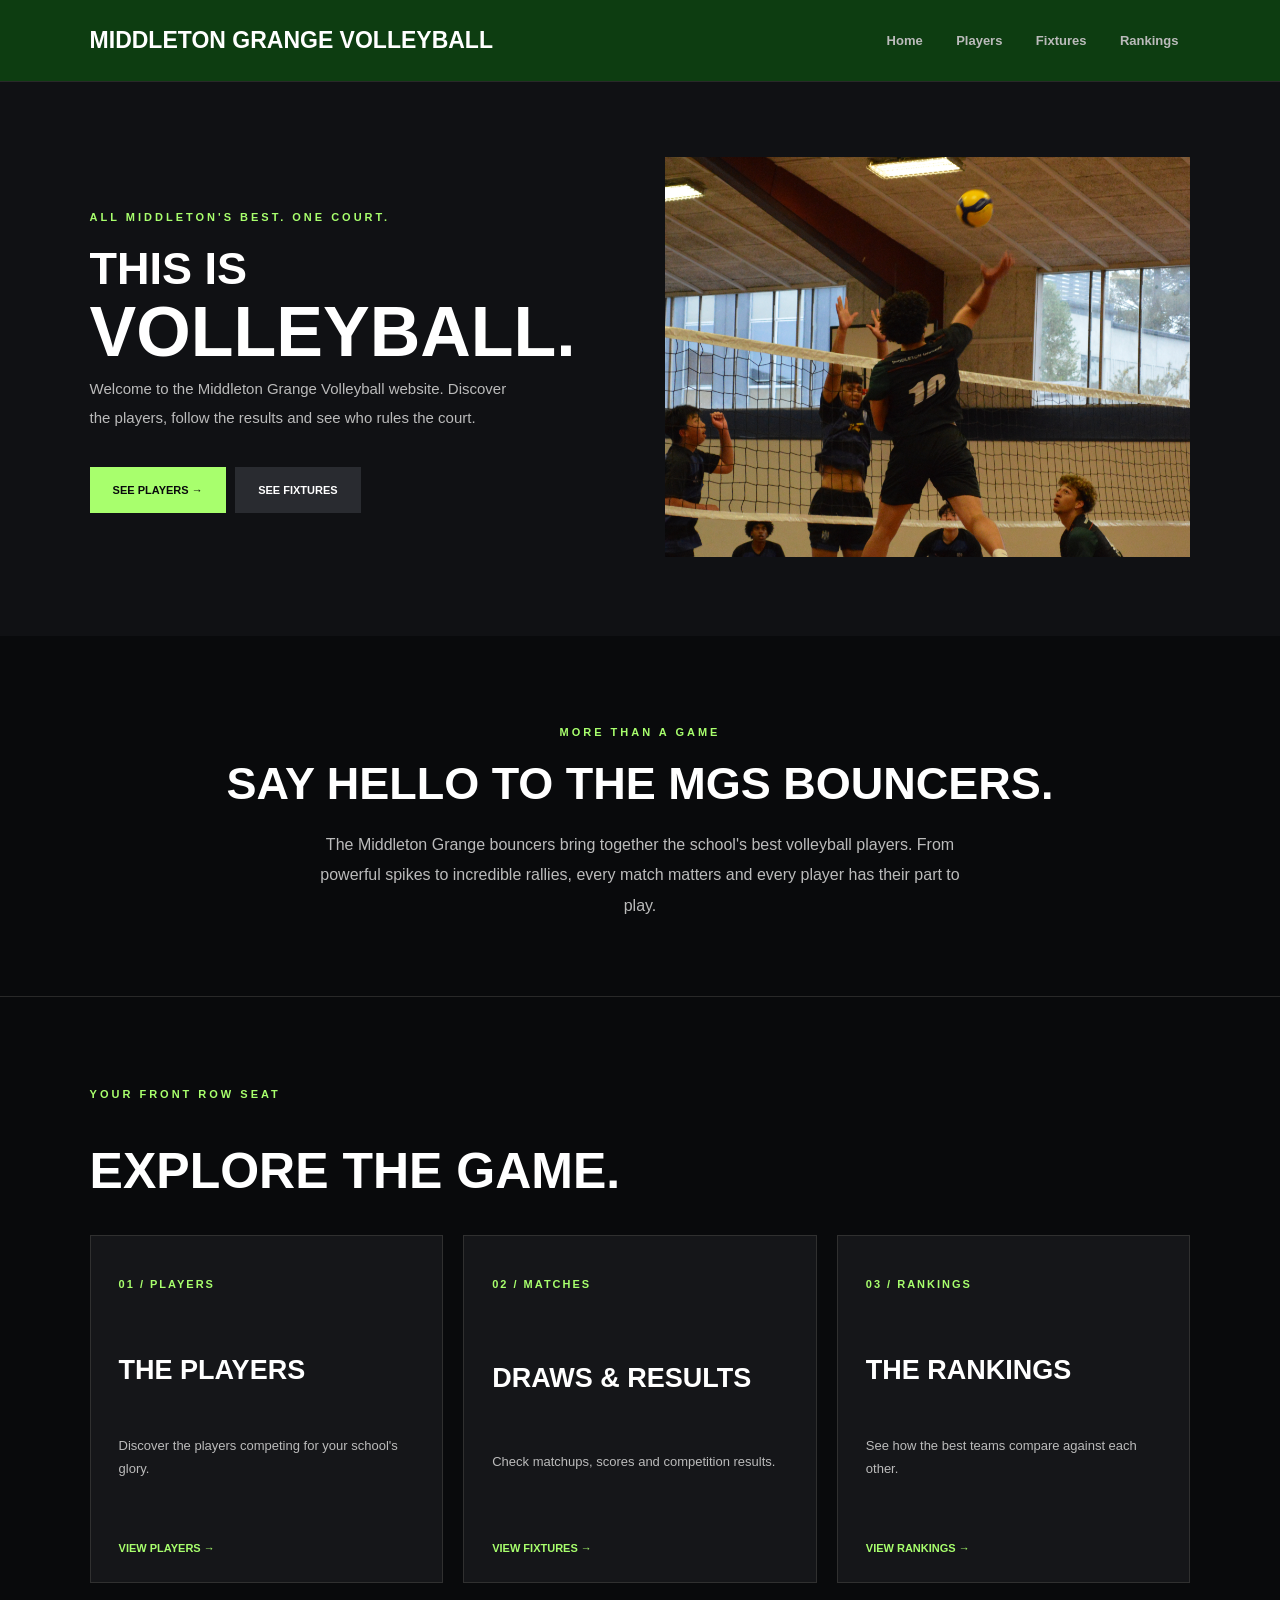
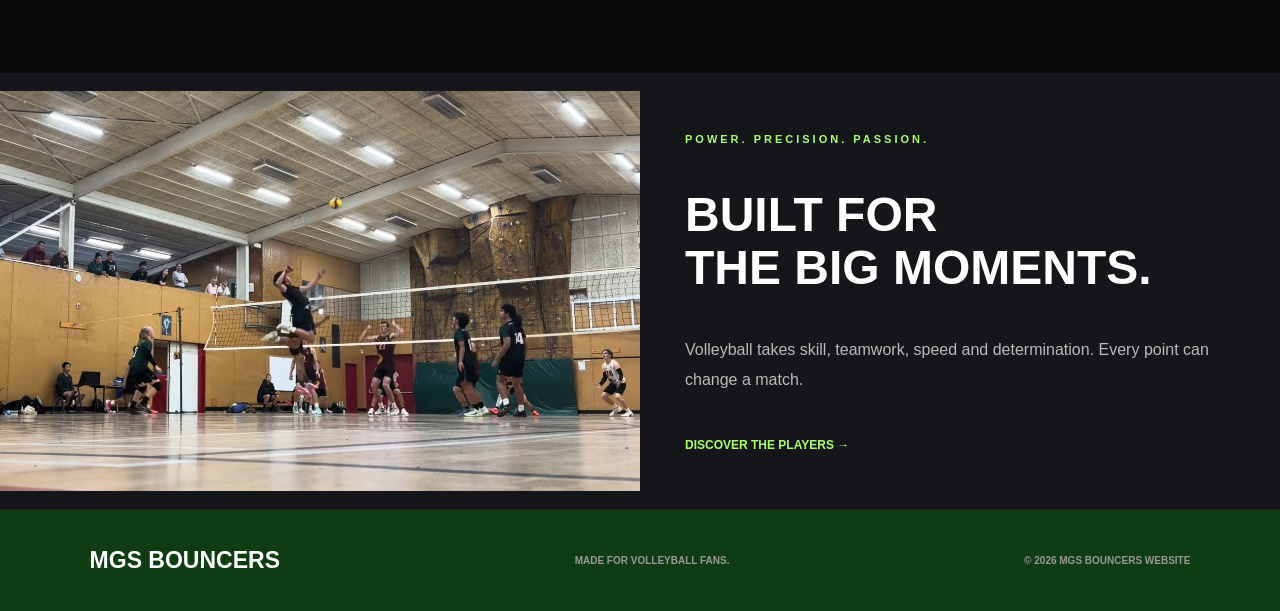
<file: index.html>
<!DOCTYPE html>
<html lang="en">
    <head>
        <meta charset="UTF-8">
        <meta name="viewport" content="width=device-width, initial-scale=1.0">
        <title>Middleton Grange Bouncers Website</title>
        <link rel="stylesheet" href="volleyball.css">
    </head>

    <body>

        <!-- TOP HEADER -->
        <header>
            <h2 class="logo">MIDDLETON GRANGE VOLLEYBALL</h2>
            <div class="menu">
                <a href="index.html">Home</a>
                <a href="players.html">Players</a>
                <a href="fixtures.html">Fixtures</a>
                <a href="rankings.html">Rankings</a>
            </div>
        </header>

        <!-- MAIN STARTS HERE -->
        <div class="main">
            <div class="main-text">
                <p class="small-title"> ALL MIDDLETON'S BEST. ONE COURT.</p>
                <h2>
                    THIS IS<br>
                </h2>
                <h1>
                    <strong>VOLLEYBALL.</strong>
                </h1>
                <p class="description">
                    Welcome to the Middleton Grange Volleyball website.
                    Discover the players, follow the results and
                    see who rules the court.
                </p>
                <a href="players.html" class="button">SEE PLAYERS →</a>
                <a href="fixtures.html" class="button button-dark">SEE FIXTURES</a>
            </div>
            <div class="main-photo">
                <img src="DSC_0624.jpeg" alt="Simeon Nikolov">

            </div>

        </div>
        <!--MAIN ENDS HERE-->

        <!-- SUBSECTION STARTS HERE -->
        <div class="intro">
            <p class="small-title">MORE THAN A GAME</p>
            <h2>SAY HELLO TO THE MGS BOUNCERS.</h2>
            <p>
                The Middleton Grange bouncers bring together
                the school's best volleyball players. From powerful
                spikes to incredible rallies, every match matters and every 
                player has their part to play.
            </p>
        </div>

        <!-- WEBSITE LINKS STARTS HERE -->
        <div class="explore">
            <p class="small-title">YOUR FRONT ROW SEAT</p>
            <h2>EXPLORE THE GAME.</h2>
            <div class="cards">

                <!-- PLAYERS BUTTON -->
                <a href="players.html" class="card">
                    <p class="card-number">01 / PLAYERS</p>
                    <h3>THE PLAYERS</h3>
                    <p>
                        Discover the players competing
                        for your school's glory.
                    </p>
                    <strong>VIEW PLAYERS →</strong>
                </a>

                <!-- RESULTS BUTTON -->
                <a href="fixtures.html" class="card">
                    <p class="card-number">02 / MATCHES</p>
                    <h3>DRAWS & RESULTS</h3>
                    <p>
                        Check matchups, scores and
                        competition results.
                    </p>
                    <strong>VIEW FIXTURES →</strong>
                </a>

                <!-- RANKINGS BUTTON -->
                <a href="rankings.html" class="card">
                    <p class="card-number">03 / RANKINGS</p>

                    <h3>THE RANKINGS</h3>
                    <p>
                        See how the best teams
                        compare against each other.
                    </p>
                    <strong>VIEW RANKINGS →</strong>
                </a>
            </div>
        </div>
        <!--WEBSITE LINKS ENDS HERE-->

        <!-- END SECTION STARTS HERE -->
        <div class="endsection">
            <img src="Screenshot 2026-11-06 113515.png" alt="Yuji Nishida">
            <div class="endsection-text">
                <p class="small-title">POWER. PRECISION. PASSION.</p>
                <h2>
                    BUILT FOR<br>
                    THE <strong>BIG MOMENTS.</strong>
                </h2>
                <p>
                    Volleyball takes skill, teamwork, speed and
                    determination. Every point can change a match.
                </p>
                <a href="players.html" class="endsection-link">
                    DISCOVER THE PLAYERS →
                </a>
            </div>
        </div>
        <!--END SECTION ENDS HERE-->

        <!-- FOOTER STARTS HERE-->
        <footer>
            <h2 class="logo">MGS BOUNCERS</h2>
            <p>MADE FOR VOLLEYBALL FANS.</p>
            <p>© 2026 MGS BOUNCERS WEBSITE</p>
        </footer>
        <!--FOOTER ENDS HERE-->

    </body>
</html>
</file>
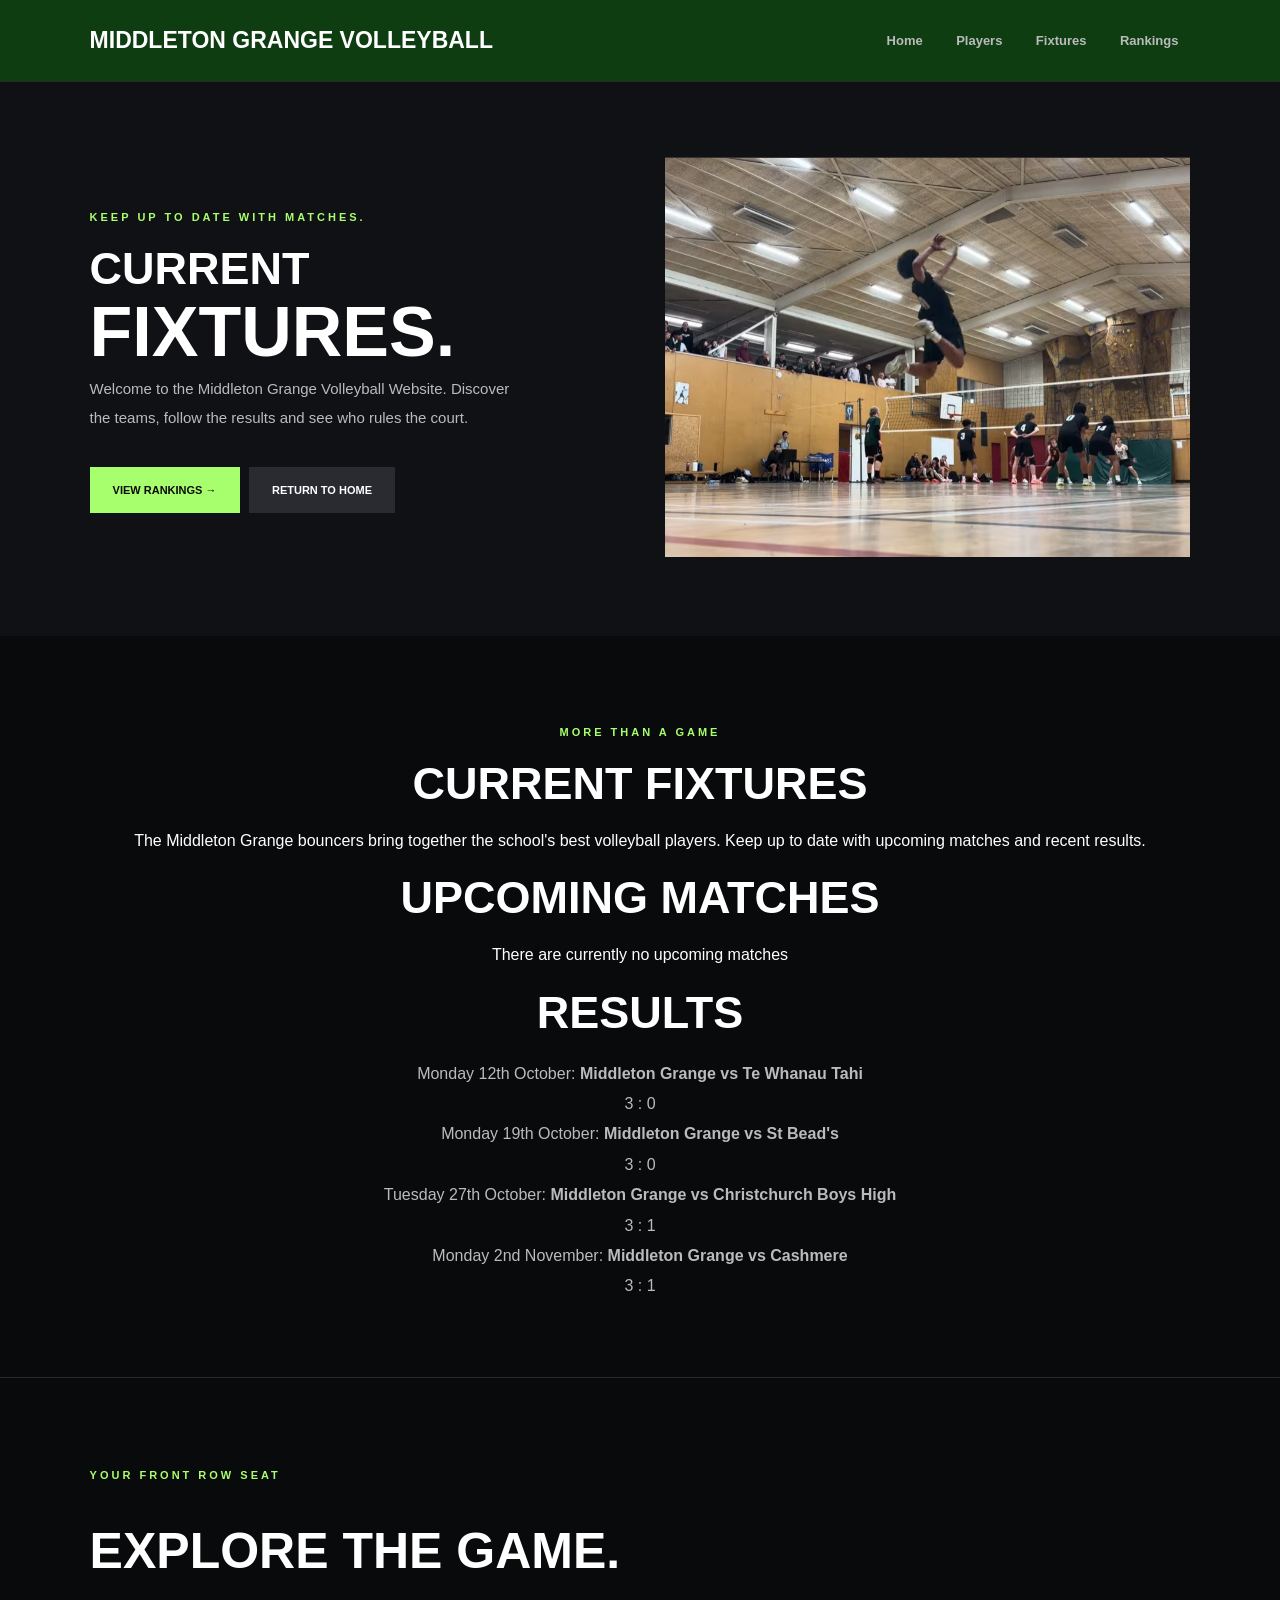
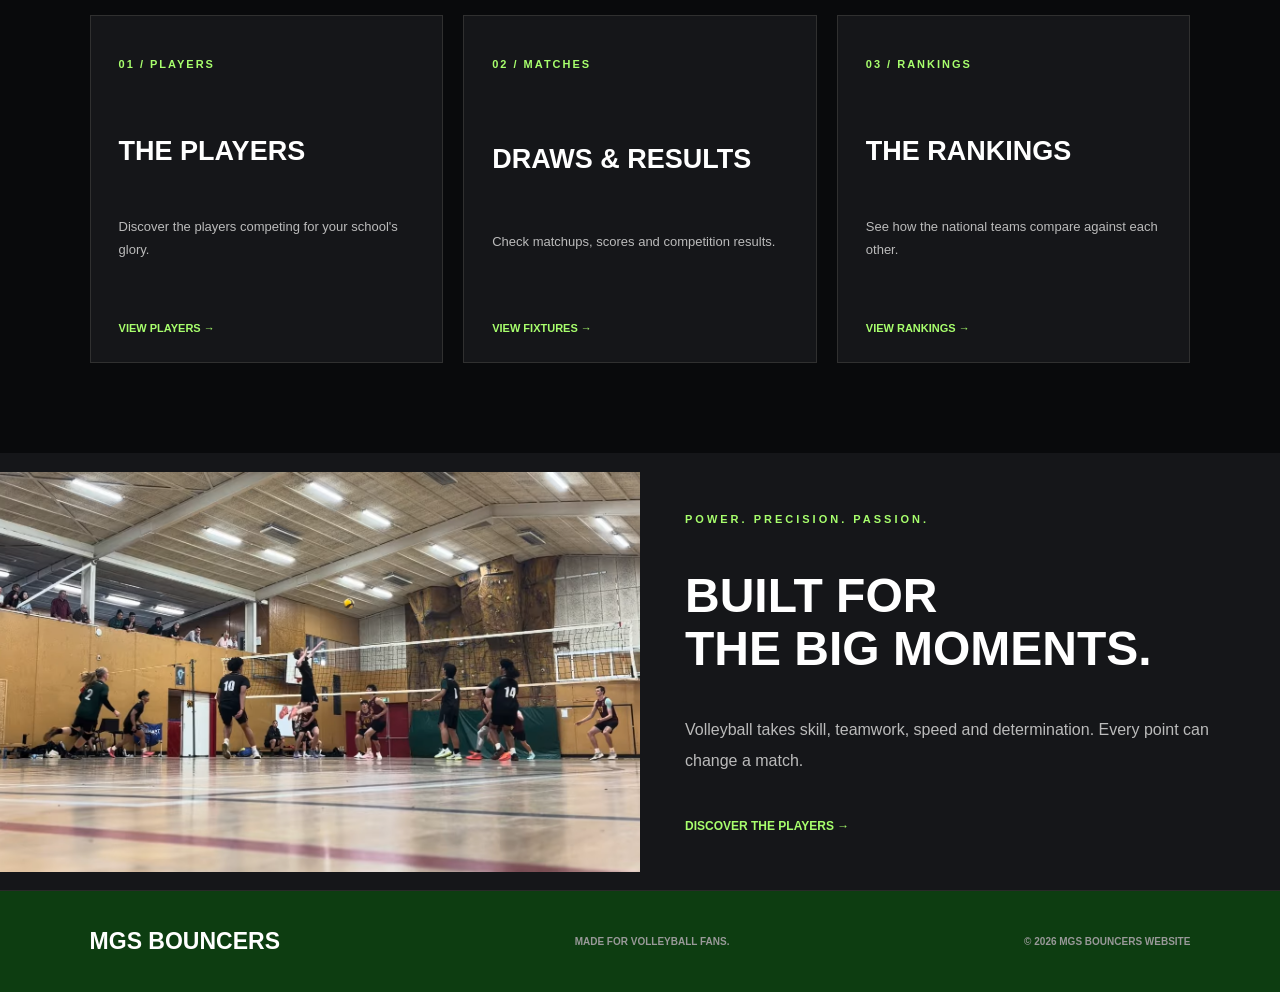
<file: fixtures.html>
<!DOCTYPE html>
<html lang="en">
    <head>
        <meta charset="UTF-8">
        <meta name="viewport" content="width=device-width, initial-scale=1.0">
        <title>Middleton Grange Bouncers Fixtures</title>
        <link rel="stylesheet" href="volleyball.css">
    </head>

    <body>

        <!-- TOP HEADER -->
        <header>
            <h2 class="logo">MIDDLETON GRANGE VOLLEYBALL</h2>
            <div class="menu">
                <a href="index.html">Home</a>
                <a href="players.html">Players</a>
                <a href="fixtures.html">Fixtures</a>
                <a href="rankings.html">Rankings</a>
            </div>
        </header>

        <!-- MAIN STARTS HERE -->
        <div class="main">
            <div class="main-text">
                <p class="small-title"> KEEP UP TO DATE WITH MATCHES.</p>
                <h2>
                    CURRENT<br>
                </h2>
                <h1>
                    <strong>FIXTURES.</strong>
                </h1>
                <p class="description">
                    Welcome to the Middleton Grange Volleyball Website.
                    Discover the teams, follow the results and
                    see who rules the court.
                </p>
                <a href="rankings.html" class="button">VIEW RANKINGS →</a>
                <a href="index.html" class="button button-dark">RETURN TO HOME</a>
            </div>
            <div class="main-photo">
                <img src="Screenshot 2026-11-06 112653.png" alt="Volleyball Court">

            </div>

        </div>
        <!--MAIN ENDS HERE-->

        <!-- SUBSECTION STARTS HERE -->
        <div class="intro">
            <p class="small-title">MORE THAN A GAME</p>
            <h2>CURRENT FIXTURES</h2>
            <p>
                The Middleton Grange bouncers bring together
                the school's best volleyball players. Keep up to
                date with upcoming matches and recent results.<br>
            </p>
            <h2>UPCOMING MATCHES</h2>
            <p>There are currently no upcoming matches</p>
            <h2>RESULTS</h2>
            <p>
                Monday 12th October: <strong>Middleton Grange vs Te Whanau Tahi</strong><br>
                3 : 0<br>
                Monday 19th October: <strong>Middleton Grange vs St Bead's</strong><br>
                3 : 0<br>
                Tuesday 27th October: <strong>Middleton Grange vs Christchurch Boys High</strong><br>
                3 : 1<br>
                Monday 2nd November: <strong>Middleton Grange vs Cashmere</strong><br>
                3 : 1<br>
            </p>
        </div>

        <!-- WEBSITE LINKS STARTS HERE -->
        <div class="explore">
            <p class="small-title">YOUR FRONT ROW SEAT</p>
            <h2>EXPLORE THE GAME.</h2>
            <div class="cards">

                <!-- PLAYERS BUTTON -->
                <a href="players.html" class="card">
                    <p class="card-number">01 / PLAYERS</p>
                    <h3>THE PLAYERS</h3>
                    <p>
                        Discover the players competing
                        for your school's glory.
                    </p>
                    <strong>VIEW PLAYERS →</strong>
                </a>

                <!-- RESULTS BUTTON -->
                <a href="fixtures.html" class="card">
                    <p class="card-number">02 / MATCHES</p>
                    <h3>DRAWS & RESULTS</h3>
                    <p>
                        Check matchups, scores and
                        competition results.
                    </p>
                    <strong>VIEW FIXTURES →</strong>
                </a>

                <!-- RANKINGS BUTTON -->
                <a href="rankings.html" class="card">
                    <p class="card-number">03 / RANKINGS</p>

                    <h3>THE RANKINGS</h3>
                    <p>
                        See how the national teams
                        compare against each other.
                    </p>
                    <strong>VIEW RANKINGS →</strong>
                </a>
            </div>
        </div>
        <!--WEBSITE LINKS ENDS HERE-->

        <!-- END SECTION STARTS HERE -->
        <div class="endsection">
            <img src="Screenshot 2026-11-09 133457.png" alt="Yuji Nishida">
            <div class="endsection-text">
                <p class="small-title">POWER. PRECISION. PASSION.</p>
                <h2>
                    BUILT FOR<br>
                    THE <strong>BIG MOMENTS.</strong>
                </h2>
                <p>
                    Volleyball takes skill, teamwork, speed and
                    determination. Every point can change a match.
                </p>
                <a href="players.html" class="endsection-link">
                    DISCOVER THE PLAYERS →
                </a>
            </div>
        </div>
        <!--END SECTION ENDS HERE-->

        <!-- FOOTER STARTS HERE-->
        <footer>
            <h2 class="logo">MGS BOUNCERS</h2>
            <p>MADE FOR VOLLEYBALL FANS.</p>
            <p>© 2026 MGS BOUNCERS WEBSITE</p>
        </footer>
        <!--FOOTER ENDS HERE-->

    </body>
</html>
</file>
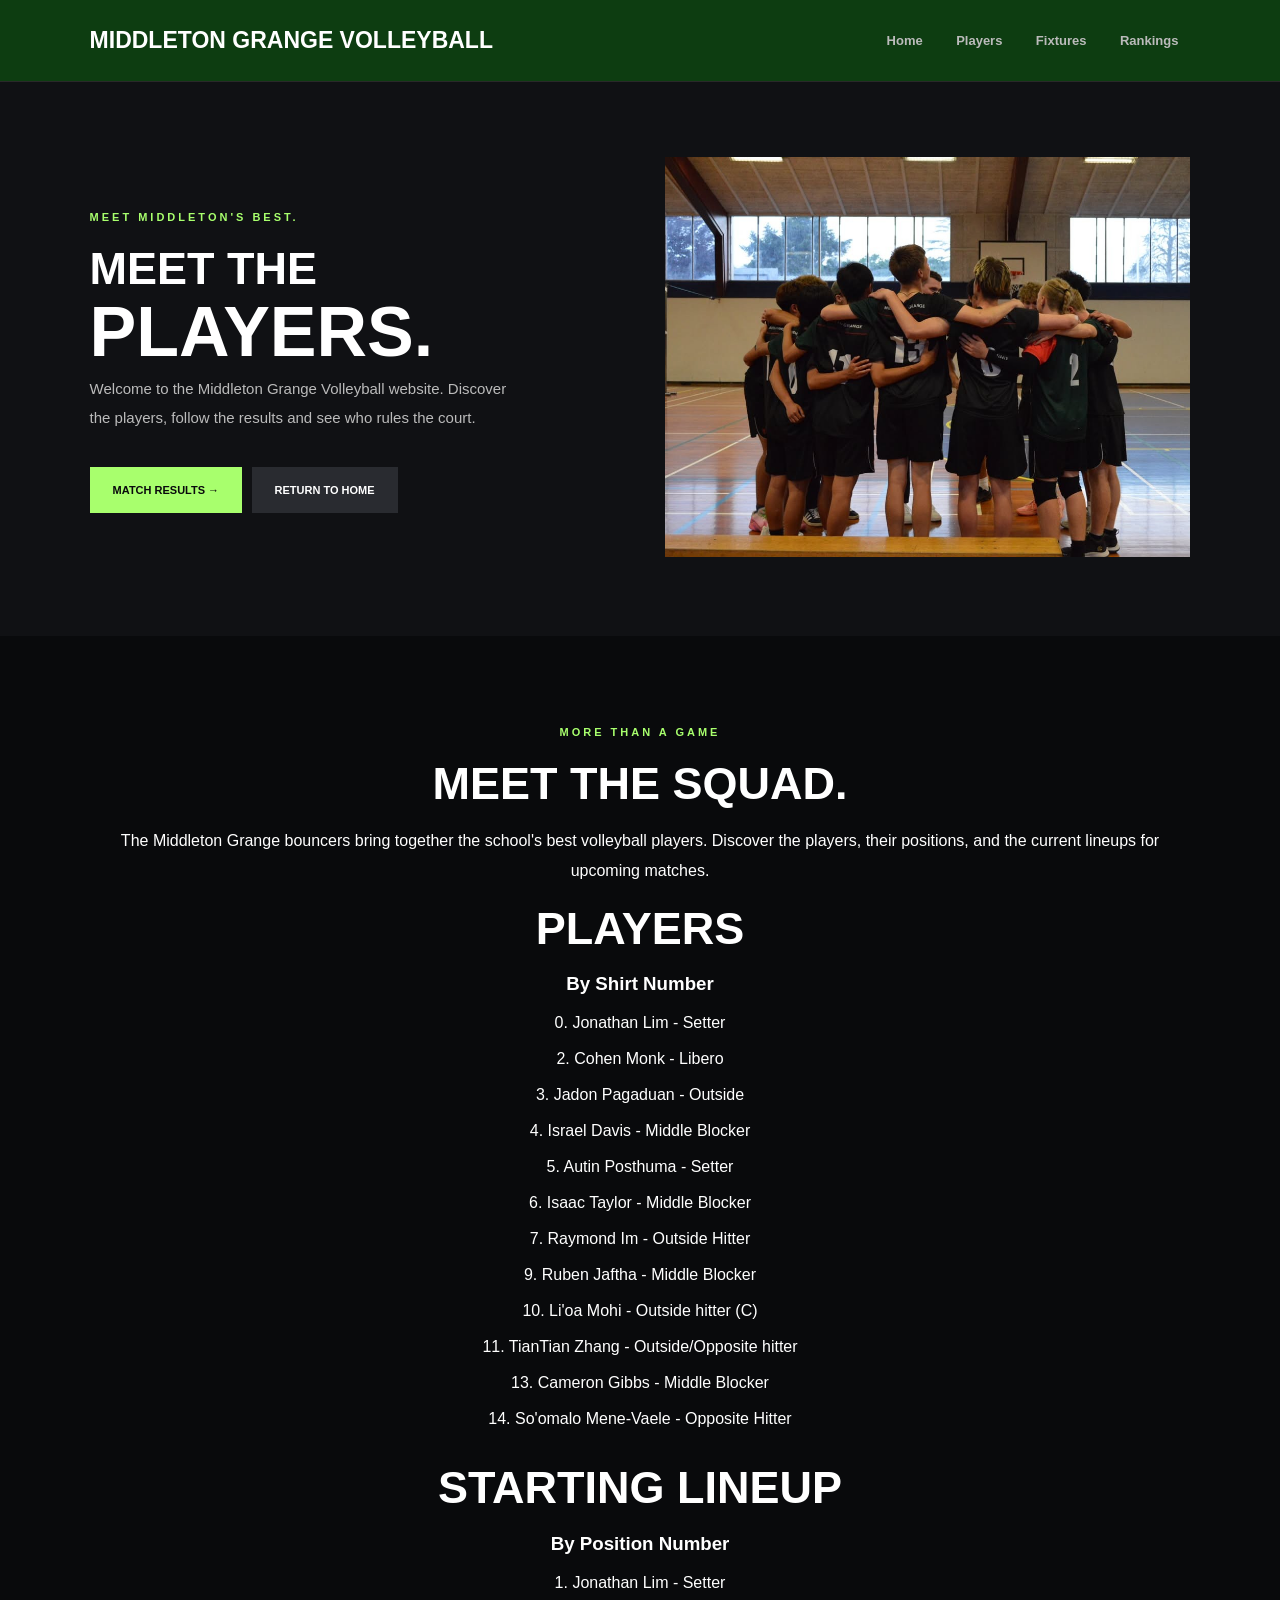
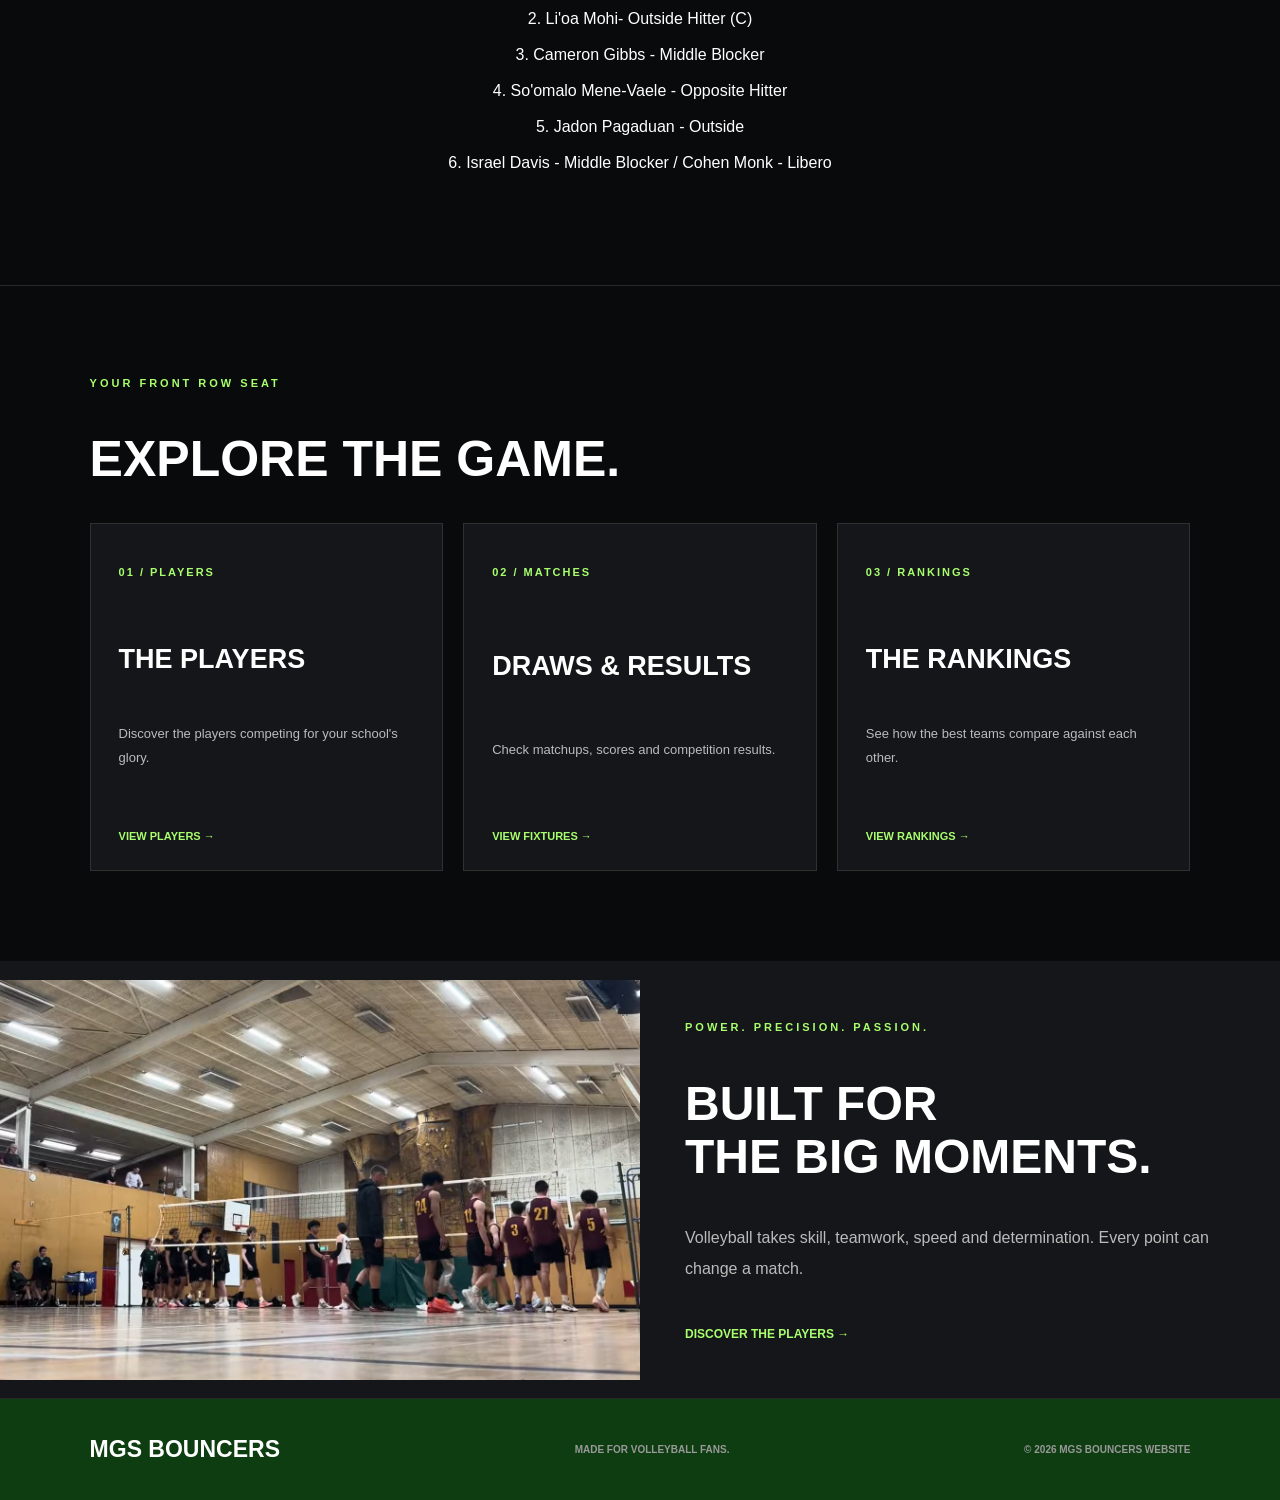
<file: players.html>
<!DOCTYPE html>
<html lang="en">
    <head>
        <meta charset="UTF-8">
        <meta name="viewport" content="width=device-width, initial-scale=1.0">
        <title>Middleton Grange Bouncers Players</title>
        <link rel="stylesheet" href="volleyball.css">
    </head>

    <body>

        <!-- TOP HEADER -->
        <header>
            <h2 class="logo">MIDDLETON GRANGE VOLLEYBALL</h2>
            <div class="menu">
                <a href="index.html">Home</a>
                <a href="players.html">Players</a>
                <a href="fixtures.html">Fixtures</a>
                <a href="rankings.html">Rankings</a>
            </div>
        </header>

        <!-- MAIN STARTS HERE -->
        <div class="main">
            <div class="main-text">
                <p class="small-title"> MEET MIDDLETON'S BEST.</p>
                <h2>
                    MEET THE<br>
                </h2>
                <h1>
                    <strong>PLAYERS.</strong>
                </h1>
                <p class="description">
                    Welcome to the Middleton Grange Volleyball website.
                    Discover the players, follow the results and
                    see who rules the court.
                </p>
                <a href="fixtures.html" class="button">MATCH RESULTS →</a>
                <a href="index.html" class="button button-dark">RETURN TO HOME</a>
            </div>
            <div class="main-photo">
                <img src="mgsbouncersgroup.jpg" alt="Simeon Nikolov">

            </div>

        </div>
        <!--MAIN ENDS HERE-->

        <!-- SUBSECTION STARTS HERE -->
        <div class="intro">
            <p class="small-title">MORE THAN A GAME</p>
            <h2>MEET THE SQUAD.</h2>
            <p>
                The Middleton Grange bouncers bring together
                the school's best volleyball players. Discover 
                the players, their positions, and the current lineups
                for upcoming matches.
                <br>
            <h2>PLAYERS</h2>
            <h3>By Shirt Number</h3>
            </p>
                0. Jonathan Lim - Setter <br><br>
                2. Cohen Monk - Libero <br><br>
                3. Jadon Pagaduan - Outside <br><br>
                4. Israel Davis - Middle Blocker<br><br>
                5. Autin Posthuma - Setter<br><br>
                6. Isaac Taylor - Middle Blocker<br><br>
                7. Raymond Im - Outside Hitter<br><br>
                9. Ruben Jaftha - Middle Blocker<br><br>
                10. Li'oa Mohi - Outside hitter (C)<br><br>
                11. TianTian Zhang - Outside/Opposite hitter<br><br>
                13. Cameron Gibbs - Middle Blocker<br><br>
                14. So'omalo Mene-Vaele - Opposite Hitter<br><br>
            <p>
            <h2>STARTING LINEUP</h2>
            <h3>By Position Number</h3>
            </p>
                1. Jonathan Lim - Setter <br><br>
                2. Li'oa Mohi- Outside Hitter (C) <br><br>
                3. Cameron Gibbs - Middle Blocker<br><br>
                4. So'omalo Mene-Vaele - Opposite Hitter<br><br>
                5. Jadon Pagaduan - Outside <br><br>
                6. Israel Davis - Middle Blocker / Cohen Monk - Libero<br><br>
            </p>
        </div>

        <!-- WEBSITE LINKS STARTS HERE -->
        <div class="explore">
            <p class="small-title">YOUR FRONT ROW SEAT</p>
            <h2>EXPLORE THE GAME.</h2>
            <div class="cards">

                <!-- TEAMS BUTTON -->
                <a href="players.html" class="card">
                    <p class="card-number">01 / PLAYERS</p>
                    <h3>THE PLAYERS</h3>
                    <p>
                        Discover the players competing
                        for your school's glory.
                    </p>
                    <strong>VIEW PLAYERS →</strong>
                </a>

                <!-- RESULTS BUTTON -->
                <a href="fixtures.html" class="card">
                    <p class="card-number">02 / MATCHES</p>
                    <h3>DRAWS & RESULTS</h3>
                    <p>
                        Check matchups, scores and
                        competition results.
                    </p>
                    <strong>VIEW FIXTURES →</strong>
                </a>

                <!-- RANKINGS BUTTON -->
                <a href="rankings.html" class="card">
                    <p class="card-number">03 / RANKINGS</p>

                    <h3>THE RANKINGS</h3>
                    <p>
                        See how the best teams
                        compare against each other.
                    </p>
                    <strong>VIEW RANKINGS →</strong>
                </a>
            </div>
        </div>
        <!--WEBSITE LINKS ENDS HERE-->

        <!-- END SECTION STARTS HERE -->
        <div class="endsection">
            <img src="Screenshot 2026-11-10 085757.png" alt="Yuji Nishida">
            <div class="endsection-text">
                <p class="small-title">POWER. PRECISION. PASSION.</p>
                <h2>
                    BUILT FOR<br>
                    THE <strong>BIG MOMENTS.</strong>
                </h2>
                <p>
                    Volleyball takes skill, teamwork, speed and
                    determination. Every point can change a match.
                </p>
                <a href="players.html" class="endsection-link">
                    DISCOVER THE PLAYERS →
                </a>
            </div>
        </div>
        <!--END SECTION ENDS HERE-->

        <!-- FOOTER STARTS HERE-->
        <footer>
            <h2 class="logo">MGS BOUNCERS</h2>
            <p>MADE FOR VOLLEYBALL FANS.</p>
            <p>© 2026 MGS BOUNCERS WEBSITE</p>
        </footer>
        <!--FOOTER ENDS HERE-->

    </body>
</html>
</file>
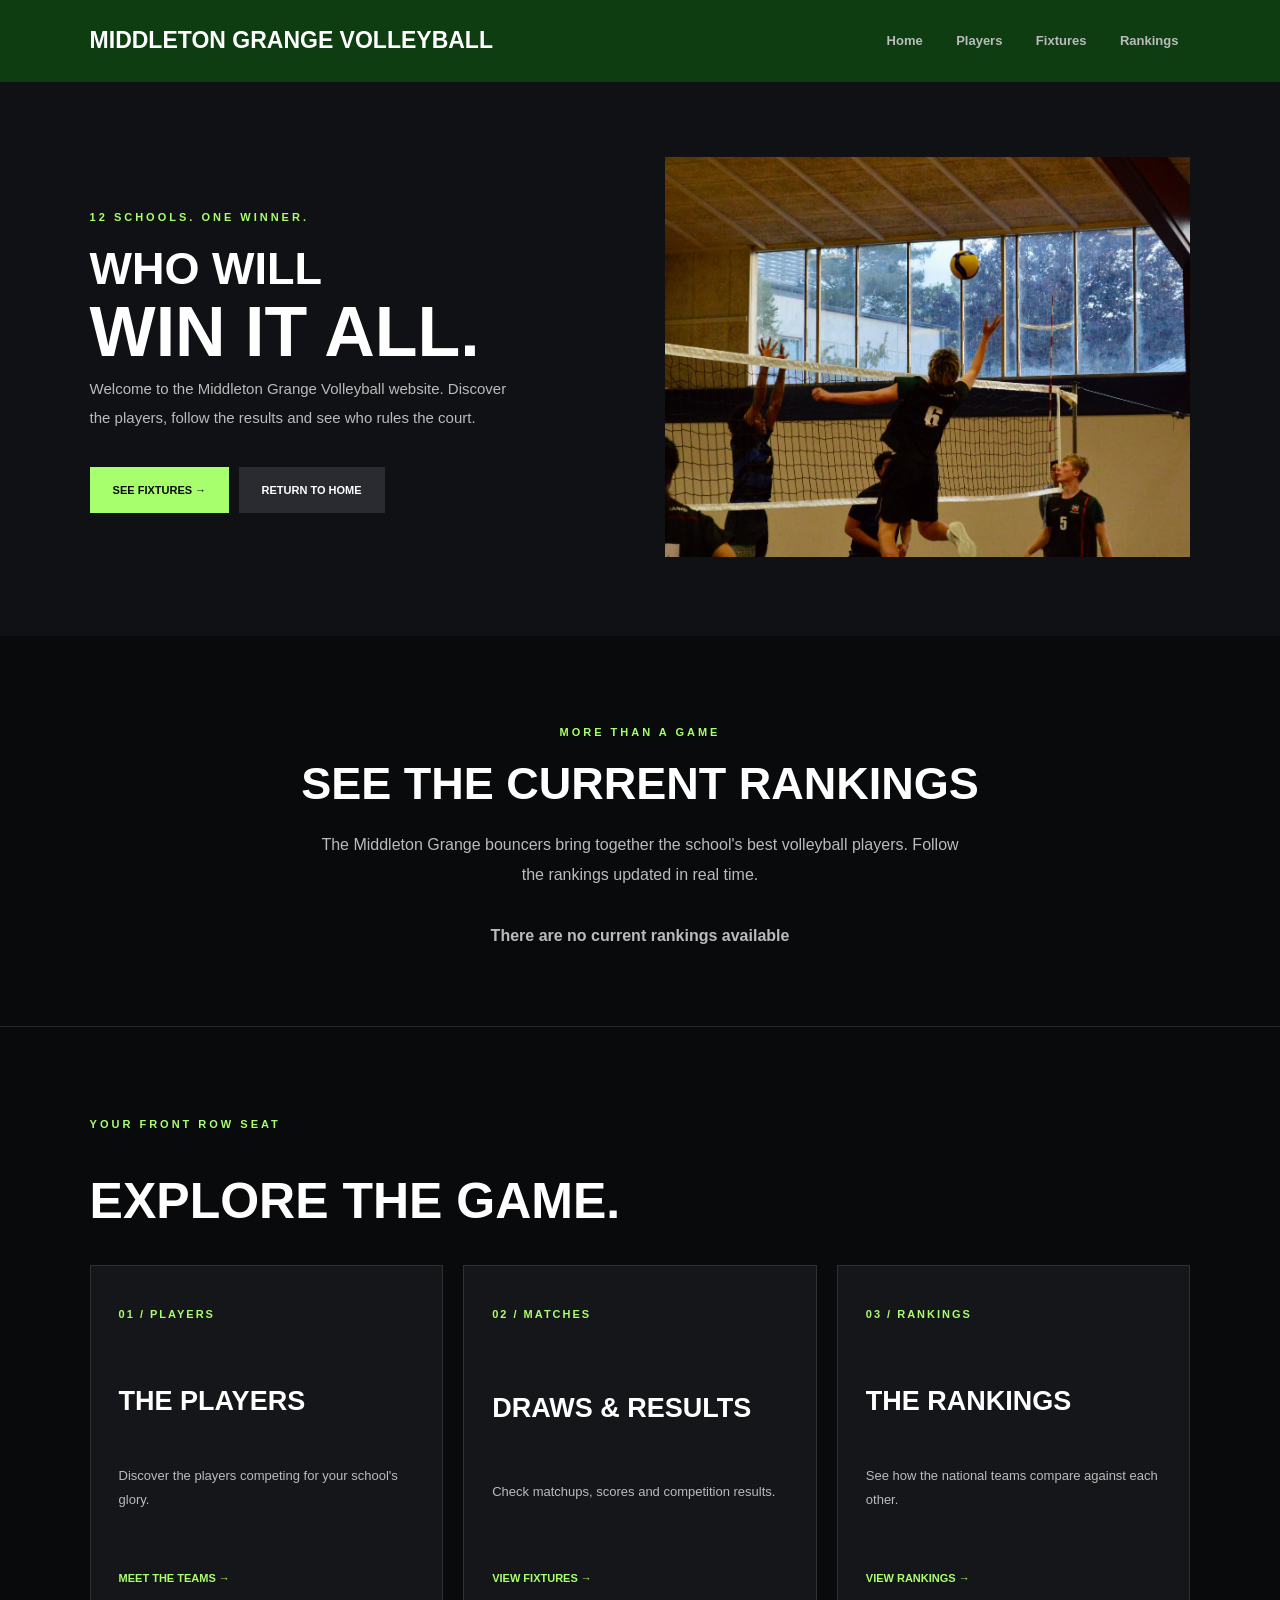
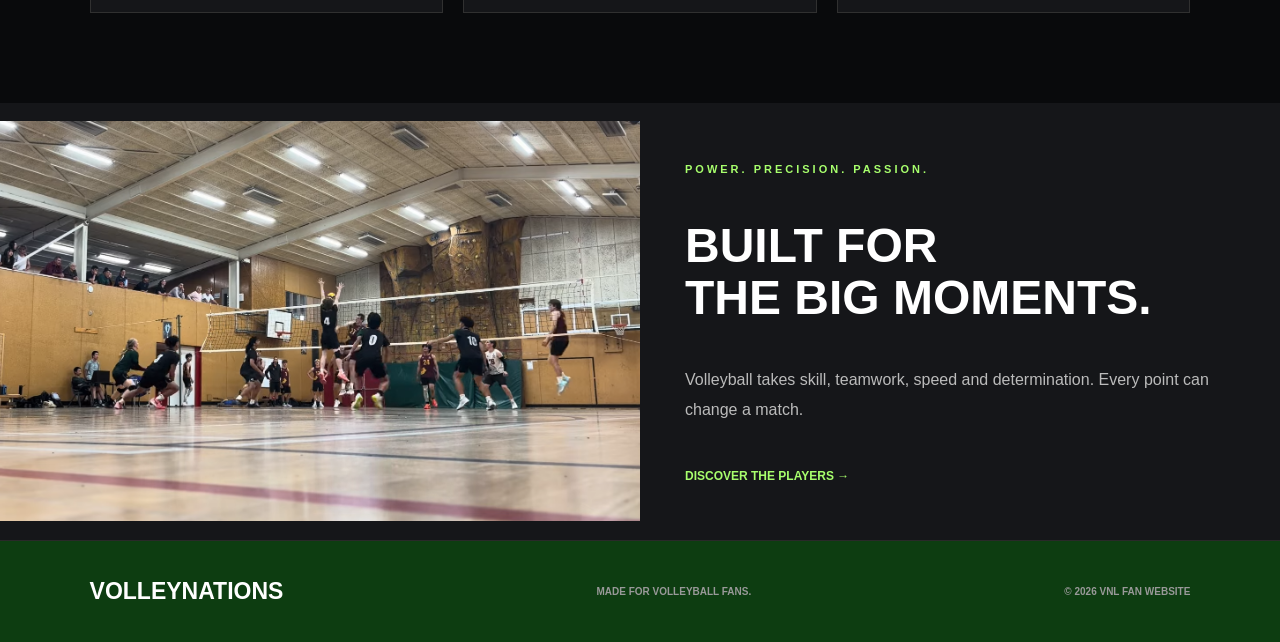
<file: rankings.html>
<!DOCTYPE html>
<html lang="en">
    <head>
        <meta charset="UTF-8">
        <meta name="viewport" content="width=device-width, initial-scale=1.0">
        <title>Middleton Grange Bouncers Rankings</title>
        <link rel="stylesheet" href="volleyball.css">
    </head>

    <body>

        <!-- TOP HEADER -->
        <header>
            <h2 class="logo">MIDDLETON GRANGE VOLLEYBALL</h2>
            <div class="menu">
                <a href="index.html">Home</a>
                <a href="players.html">Players</a>
                <a href="fixtures.html">Fixtures</a>
                <a href="rankings.html">Rankings</a>
            </div>
        </header>

        <!-- MAIN STARTS HERE -->
        <div class="main">
            <div class="main-text">
                <p class="small-title"> 12 SCHOOLS. ONE WINNER.</p>
                <h2>
                    WHO WILL<br>
                </h2>
                <h1>
                    <strong>WIN IT ALL.</strong>
                </h1>
                <p class="description">
                    Welcome to the Middleton Grange Volleyball website.
                    Discover the players, follow the results and
                    see who rules the court.
                </p>
                <a href="fixtures.html" class="button">SEE FIXTURES →</a>
                <a href="index.html" class="button button-dark">RETURN TO HOME </a>
            </div>
            <div class="main-photo">
                <img src="isaactaylorhit.jpg" alt="VNL Trophy">

            </div>

        </div>
        <!--MAIN ENDS HERE-->

        <!-- SUBSECTION STARTS HERE -->
        <div class="intro">
            <p class="small-title">MORE THAN A GAME</p>
            <h2>SEE THE CURRENT RANKINGS</h2>
            <p>
                The Middleton Grange bouncers bring together
                the school's best volleyball players. Follow the 
                rankings updated in real time.<br><br>
                <strong>There are no current rankings available</strong>
            </p>
        </div>

        <!-- WEBSITE LINKS STARTS HERE -->
        <div class="explore">
            <p class="small-title">YOUR FRONT ROW SEAT</p>
            <h2>EXPLORE THE GAME.</h2>
            <div class="cards">

                <!-- PLAYERS BUTTON -->
                <a href="players.html" class="card">
                    <p class="card-number">01 / PLAYERS</p>
                    <h3>THE PLAYERS</h3>
                    <p>
                        Discover the players competing
                        for your school's glory.
                    </p>
                    <strong>MEET THE TEAMS →</strong>
                </a>

                <!-- RESULTS BUTTON -->
                <a href="fixtures.html" class="card">
                    <p class="card-number">02 / MATCHES</p>
                    <h3>DRAWS & RESULTS</h3>
                    <p>
                        Check matchups, scores and
                        competition results.
                    </p>
                    <strong>VIEW FIXTURES →</strong>
                </a>

                <!-- RANKINGS BUTTON -->
                <a href="rankings.html" class="card">
                    <p class="card-number">03 / RANKINGS</p>

                    <h3>THE RANKINGS</h3>
                    <p>
                        See how the national teams
                        compare against each other.
                    </p>
                    <strong>VIEW RANKINGS →</strong>
                </a>
            </div>
        </div>
        <!--WEBSITE LINKS ENDS HERE-->

        <!-- END SECTION STARTS HERE -->
        <div class="endsection">
            <img src="Screenshot 2026-11-10 085453.png" alt="Yuji Nishida">
            <div class="endsection-text">
                <p class="small-title">POWER. PRECISION. PASSION.</p>
                <h2>
                    BUILT FOR<br>
                    THE <strong>BIG MOMENTS.</strong>
                </h2>
                <p>
                    Volleyball takes skill, teamwork, speed and
                    determination. Every point can change a match.
                </p>
                <a href="players.html" class="endsection-link">
                    DISCOVER THE PLAYERS →
                </a>
            </div>
        </div>
        <!--END SECTION ENDS HERE-->

        <!-- FOOTER STARTS HERE-->
        <footer>
            <h2 class="logo">VOLLEYNATIONS</h2>
            <p>MADE FOR VOLLEYBALL FANS.</p>
            <p>© 2026 VNL FAN WEBSITE</p>
        </footer>
        <!--FOOTER ENDS HERE-->

    </body>
</html>
</file>
<file: volleyball.css>
body {
    margin: 0;
    background-color: #090a0c;
    color: #ffffff;
    font-family: Arial, sans-serif;
}

a {
    color: #ffffff;
    text-decoration: none;
}

img {
    max-width: 100%;
}


/* HEADER */

header {
    padding: 25px 7%;
    background-color: #0d3d11;
    border-bottom: 1px solid #292929;

    display: flex;
    justify-content: space-between;
    align-items: center;
}

.logo {
    margin: 0;
    font-size: 23px;
    font-weight: bolder;
}

.menu a {
    display: inline-block;
    padding: 8px 12px;
    margin-left: 5px;

    color: #bbbbbb;
    font-size: 13px;
    font-weight: bold;
}

.menu a:hover {
    background-color: #28702e;
    color: #fafcf9;
}


/* MAIN */

.main {
    padding: 75px 7%;
    background-color: #101114;

    display: flex;
    align-items: center;
    gap: 50px;
}

.main-text {
    width: 50%;
}

.small-title {
    color: #a8ff6d;
    font-size: 11px;
    font-weight: bold;
    letter-spacing: 3px;
}

.main h1 {
    margin: 25px 0;
    font-size: 70px;
    line-height: 0.5;
}

.main h2 {
    margin: 25px 0;
    font-size: 45px;
    line-height: 0.95;
}
.description {
    max-width: 420px;
    margin-bottom: 30px;

    color: #bbbbbb;
    font-size: 15px;
    line-height: 1.9;
}

.main-photo {
    width: 50%;
}

.main-photo img {
    width: 100%;
    height: 400px;
    object-fit: cover;
}


/* MAIN BUTTONS */

.button {
    display: inline-block;
    padding: 16px 22px;
    margin: 5px 5px 5px 0;

    background-color: #a8ff6d;
    border: 1px solid #a8ff6d;
    color: #090a0c;

    font-size: 11px;
    font-weight: bold;
}

.button:hover {
    background-color: #d1ffb9;
    border-color: #d1ffb9;
}

.button-dark {
    background-color: #292b30;
    border: 1px solid #292b30;
    color: #ffffff;
}

.button-dark:hover {
    background-color: #414349;
    border-color: #414349;
}


/* INTRODUCTION SECTION */

.intro {
    padding: 75px 7%;
    text-align: center;
    border-bottom: 1px solid #292929;
}

.intro h2 {
    margin: 15px 0;
    font-size: 45px;
}

.intro p {
    line-height: 1.9;
}

.intro > p:last-child {
    max-width: 650px;
    margin: 20px auto 0;
    color: #bbbbbb;
}


/* EXPLORE SECTION */

.explore {
    padding: 80px 7%;
}

.explore h2 {
    margin-bottom: 35px;
    font-size: 50px;
}


/* WEBSITE LINK CARDS */

.cards {
    display: flex;
    gap: 20px;
}

.card {
    flex: 1;
    min-height: 290px;
    padding: 28px;
    margin-bottom: 10px;

    background-color: #151619;
    border: 1px solid #303030;

    display: flex;
    flex-direction: column;
    justify-content: space-between;
}

.card:hover {
    background-color: #202226;
    border: 1px solid #a8ff6d;
}

.card p {
    color: #bbbbbb;
    font-size: 13px;
    line-height: 1.8;
}

.card .card-number {
    color: #a8ff6d;
    font-size: 11px;
    font-weight: bold;
    letter-spacing: 2px;
}

.card h3 {
    margin-bottom: 12px;
    color: #ffffff;
    font-size: 27px;
}

.card strong {
    margin-top: 25px;
    color: #a8ff6d;
    font-size: 11px;
}


/* ENDSECTION */

.endsection {
    display: flex;
    align-items: center;
    background-color: #151619;
}

.endsection img {
    width: 50%;
    height: 400px;
    object-fit: cover;
}

.endsection-text {
    flex: 1;
    padding: 45px;
}

.endsection h2 {
    font-size: 48px;
    line-height: 1.1;
}

.endsection-text p {
    color: #bbbbbb;
    line-height: 1.9;
}

.endsection-text .small-title {
    color: #a8ff6d;
}

.endsection-link {
    display: inline-block;
    padding: 12px 0;
    margin-top: 15px;

    color: #a8ff6d;
    font-size: 12px;
    font-weight: bold;
}

.endsection-link:hover {
    color: #d1ffb9;
}


/* FOOTER */

footer {
    padding: 35px 7%;
    background-color: #0d3d11;
    border-top: 1px solid #292929;

    display: flex;
    justify-content: space-between;
    align-items: center;
}

footer p {
    color: #999999;
    font-size: 10px;
    font-weight: bold;
}
</file>
